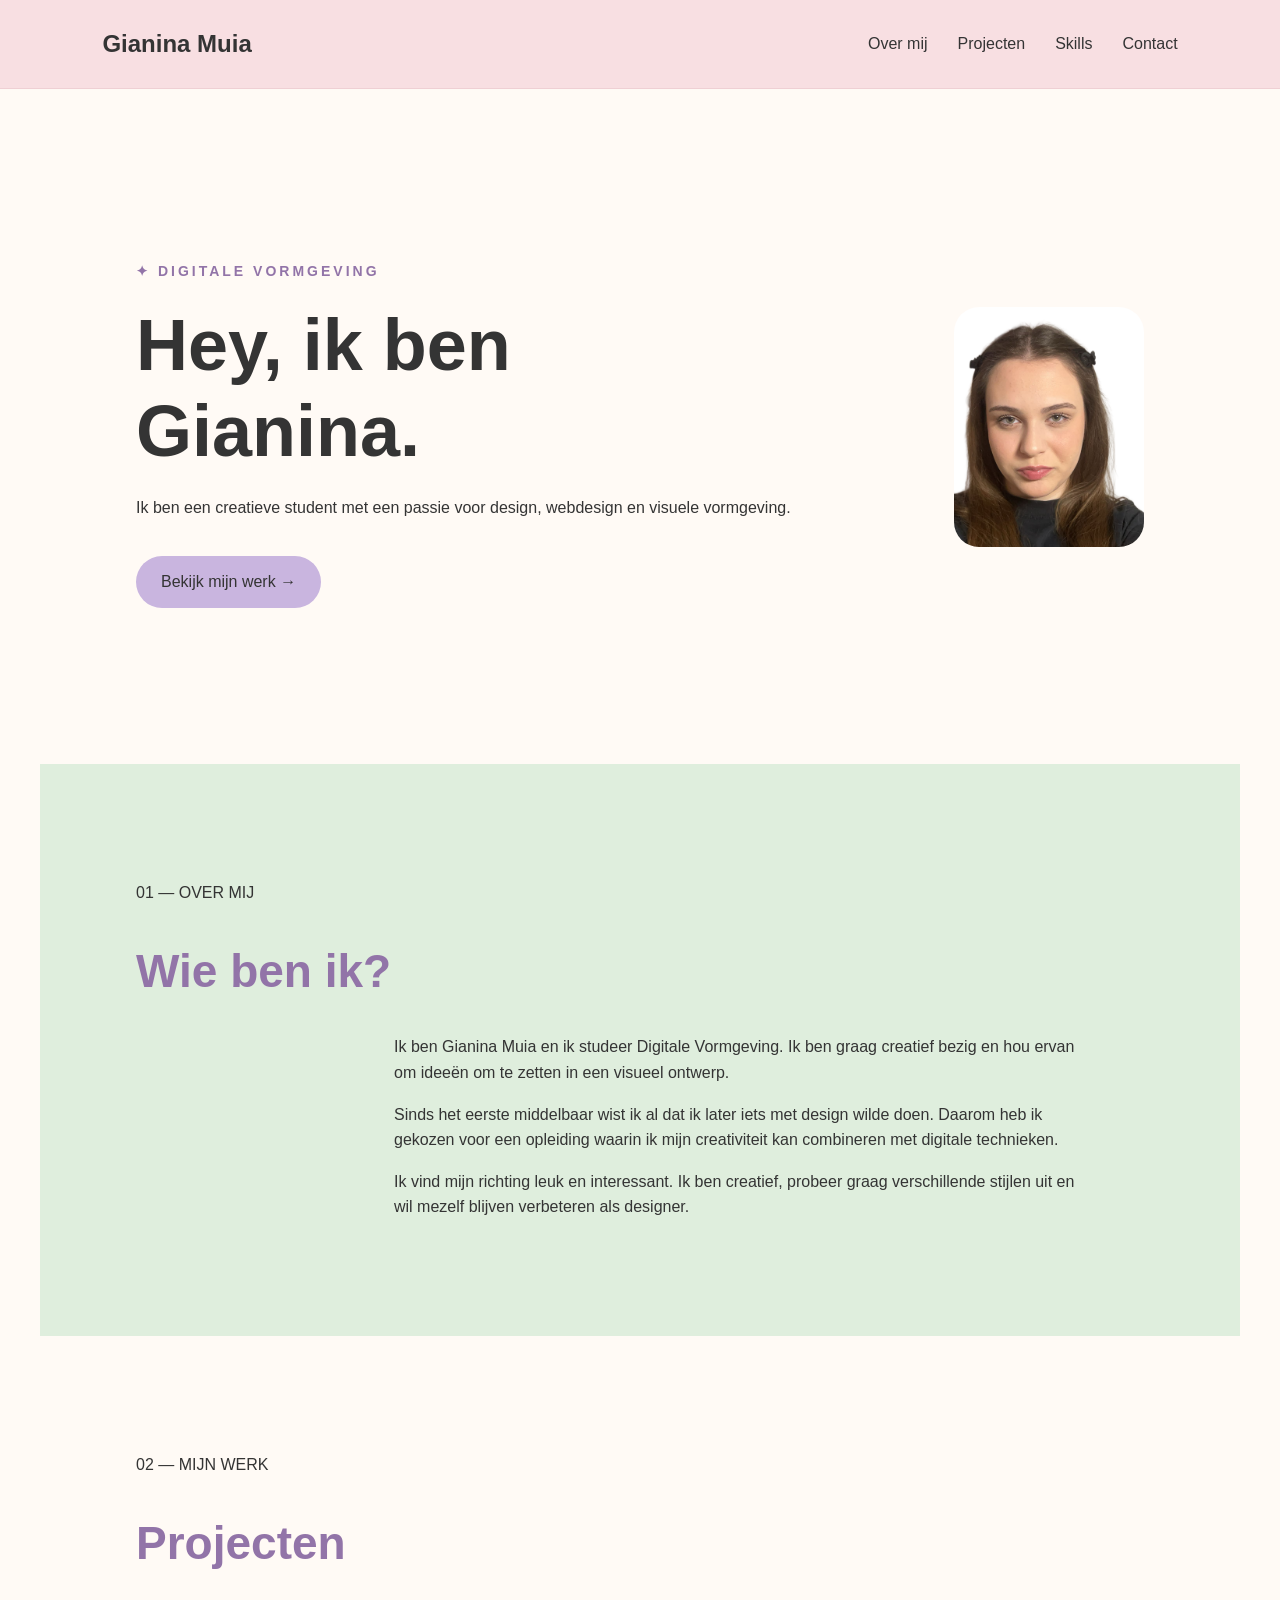
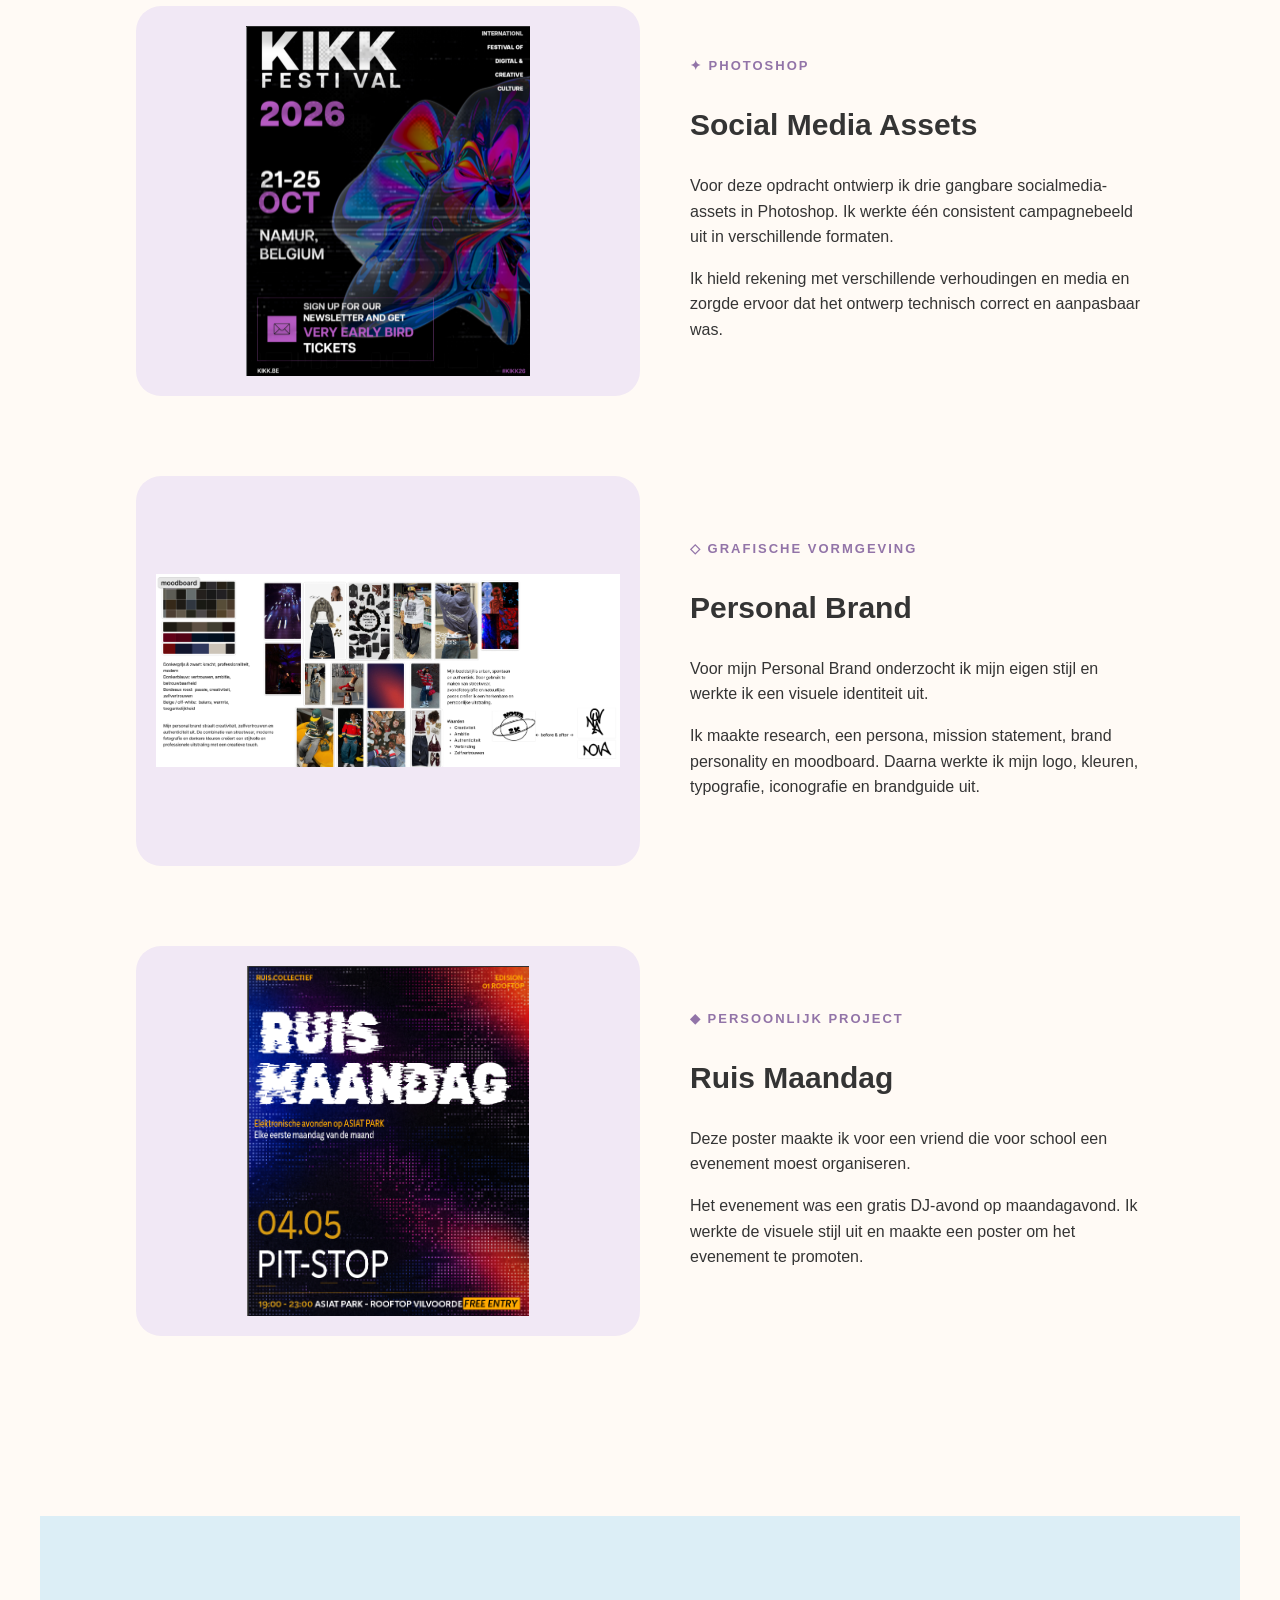
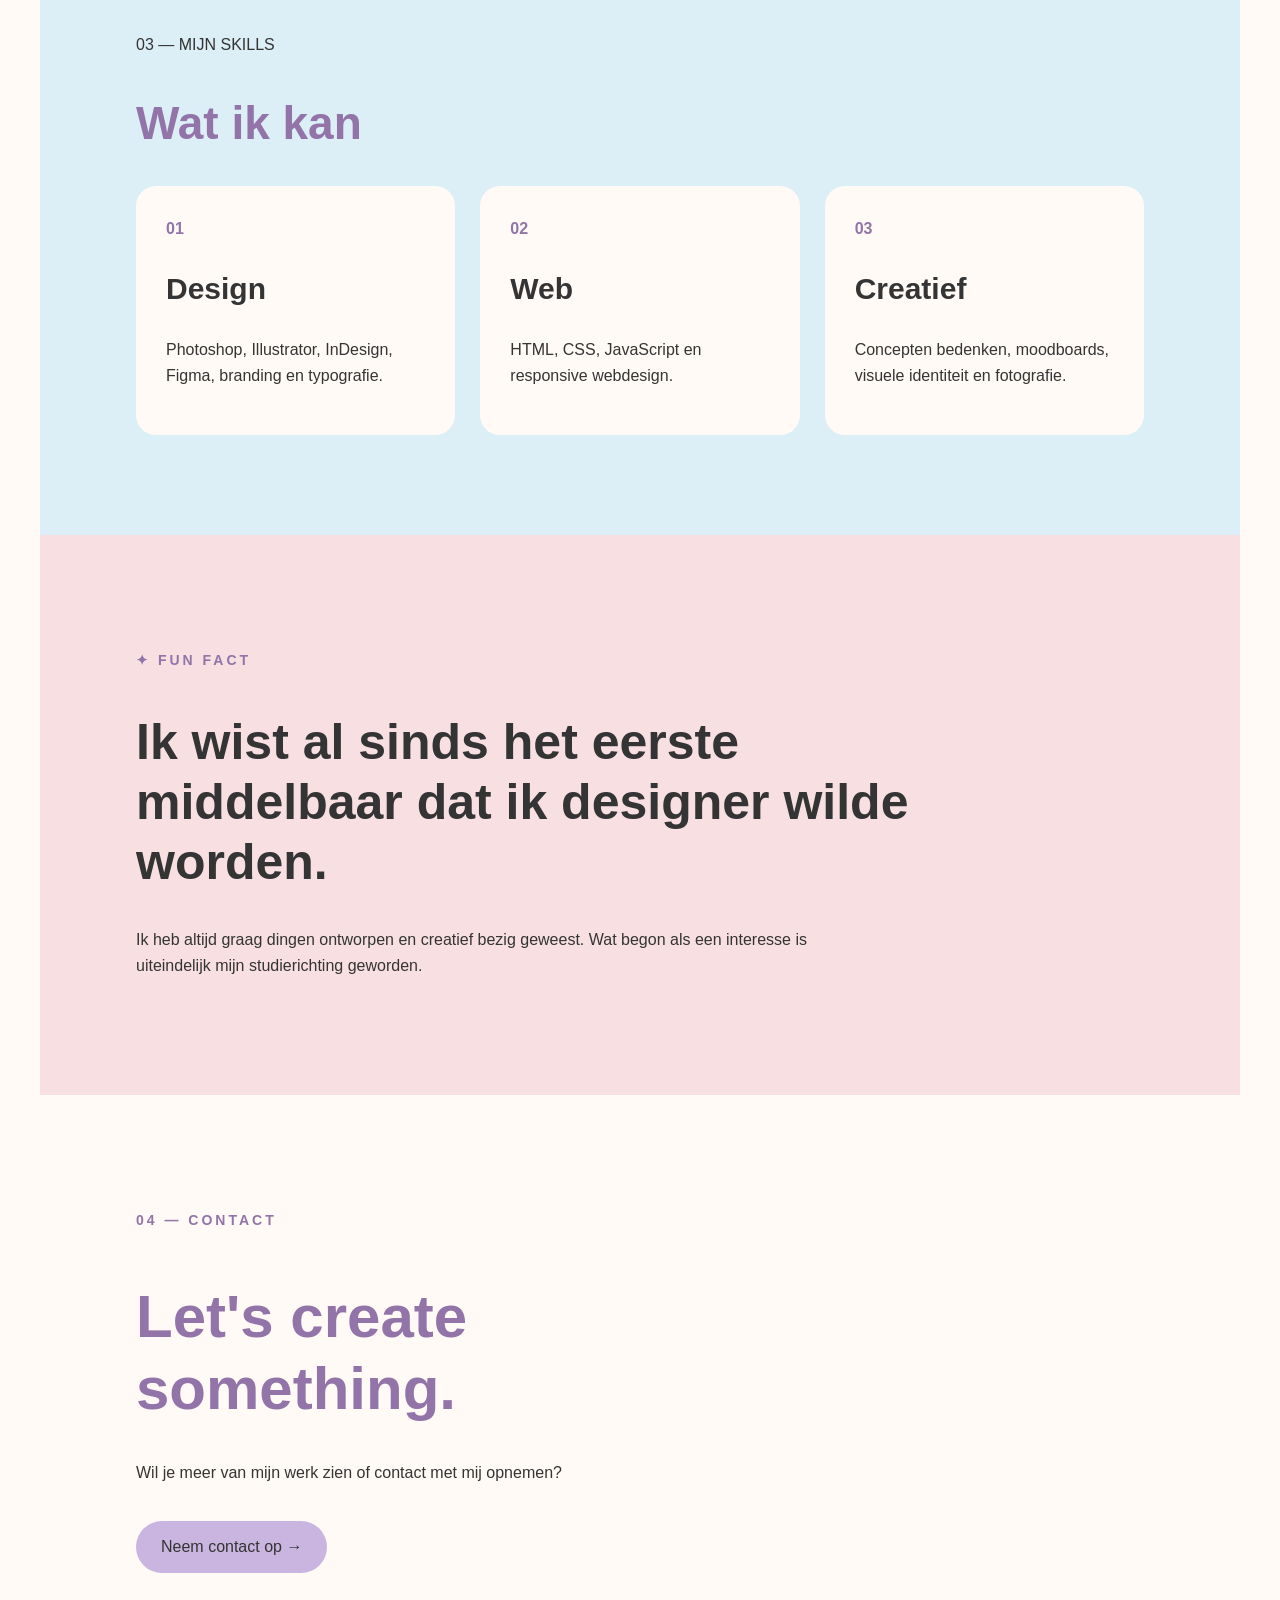
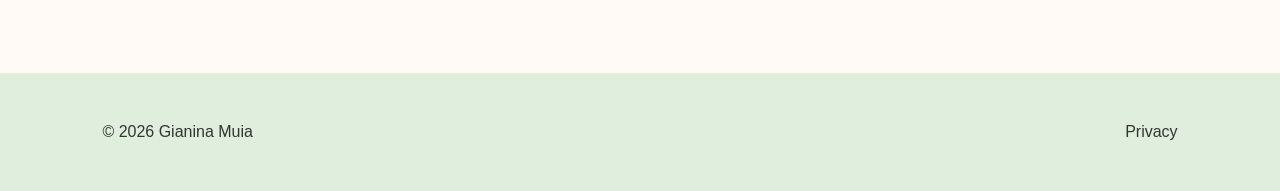
<file: index.html>
<!DOCTYPE html>
<html lang="nl">

<head>
    <meta charset="UTF-8">
    <meta name="viewport" content="width=device-width, initial-scale=1.0">
    <title>Gianina Muia | Portfolio</title>
    <link rel="stylesheet" href="styles.css">
</head>

<body>

<header>
    <nav>
        <a class="logo" href="index.html">Gianina Muia</a>

        <div class="navigatie">
            <a href="#over-mij">Over mij</a>
            <a href="#projecten">Projecten</a>
            <a href="#skills">Skills</a>
            <a href="contact.html">Contact</a>
        </div>
    </nav>
</header>


<main>

    <section id="home">

        <div class="intro">

            <div class="intro-tekst">

                <p class="kleine-titel">✦ DIGITALE VORMGEVING</p>

                <h1>
                    Hey, ik ben<br>
                    Gianina.
                </h1>

                <p>
                    Ik ben een creatieve student met een passie
                    voor design, webdesign en visuele vormgeving.
                </p>

                <a class="knop" href="#projecten">
                    Bekijk mijn werk →
                </a>

            </div>

            <img class="mijn-foto"
                 src="ik.png"
                 alt="Foto van Gianina">

        </div>

    </section>


    <section id="over-mij">

        <div class="sectie-titel">
            <p>01 — OVER MIJ</p>
            <h2>Wie ben ik?</h2>
        </div>

        <div class="over-tekst">

            <p>
                Ik ben Gianina Muia en ik studeer Digitale Vormgeving.
                Ik ben graag creatief bezig en hou ervan om ideeën
                om te zetten in een visueel ontwerp.
            </p>

            <p>
                Sinds het eerste middelbaar wist ik al dat ik later
                iets met design wilde doen. Daarom heb ik gekozen
                voor een opleiding waarin ik mijn creativiteit kan
                combineren met digitale technieken.
            </p>

            <p>
                Ik vind mijn richting leuk en interessant. Ik ben
                creatief, probeer graag verschillende stijlen uit
                en wil mezelf blijven verbeteren als designer.
            </p>

        </div>

    </section>


    <section id="projecten">

        <div class="sectie-titel">
            <p>02 — MIJN WERK</p>
            <h2>Projecten</h2>
        </div>


        <article class="project">

            <div class="project-afbeelding">
                <img src="kik%20festival.png"
                     alt="Social media assets voor KIK Festival">
            </div>

            <div class="project-info">

                <p class="project-type">✦ PHOTOSHOP</p>

                <h3>Social Media Assets</h3>

                <p>
                    Voor deze opdracht ontwierp ik drie gangbare
                    socialmedia-assets in Photoshop. Ik werkte één
                    consistent campagnebeeld uit in verschillende
                    formaten.
                </p>

                <p>
                    Ik hield rekening met verschillende verhoudingen
                    en media en zorgde ervoor dat het ontwerp technisch
                    correct en aanpasbaar was.
                </p>

            </div>

        </article>


        <article class="project">

            <div class="project-afbeelding">
                <img src="persoonlijke%20brand.png"
                     alt="Personal Brand van Gianina">
            </div>

            <div class="project-info">

                <p class="project-type">◇ GRAFISCHE VORMGEVING</p>

                <h3>Personal Brand</h3>

                <p>
                    Voor mijn Personal Brand onderzocht ik mijn eigen
                    stijl en werkte ik een visuele identiteit uit.
                </p>

                <p>
                    Ik maakte research, een persona, mission statement,
                    brand personality en moodboard. Daarna werkte ik
                    mijn logo, kleuren, typografie, iconografie en
                    brandguide uit.
                </p>

            </div>

        </article>


        <article class="project">

            <div class="project-afbeelding">
                <img src="ruis%20maandag.png"
                     alt="Poster voor Ruis Maandag">
            </div>

            <div class="project-info">

                <p class="project-type">◆ PERSOONLIJK PROJECT</p>

                <h3>Ruis Maandag</h3>

                <p>
                    Deze poster maakte ik voor een vriend die voor
                    school een evenement moest organiseren.
                </p>

                <p>
                    Het evenement was een gratis DJ-avond op
                    maandagavond. Ik werkte de visuele stijl uit
                    en maakte een poster om het evenement te promoten.
                </p>

            </div>

        </article>

    </section>


    <section id="skills">

        <div class="sectie-titel">
            <p>03 — MIJN SKILLS</p>
            <h2>Wat ik kan</h2>
        </div>

        <div class="skills-container">

            <div class="skill">
                <span>01</span>
                <h3>Design</h3>
                <p>
                    Photoshop, Illustrator, InDesign,
                    Figma, branding en typografie.
                </p>
            </div>

            <div class="skill">
                <span>02</span>
                <h3>Web</h3>
                <p>
                    HTML, CSS, JavaScript en responsive
                    webdesign.
                </p>
            </div>

            <div class="skill">
                <span>03</span>
                <h3>Creatief</h3>
                <p>
                    Concepten bedenken, moodboards,
                    visuele identiteit en fotografie.
                </p>
            </div>

        </div>

    </section>


    <section id="special">

        <div class="special-content">

            <p class="kleine-titel">✦ FUN FACT</p>

            <h2>
                Ik wist al sinds het eerste middelbaar
                dat ik designer wilde worden.
            </h2>

            <p>
                Ik heb altijd graag dingen ontworpen en creatief
                bezig geweest. Wat begon als een interesse is
                uiteindelijk mijn studierichting geworden.
            </p>

        </div>

    </section>


    <section id="contact">

        <div class="contact-content">

            <p class="kleine-titel">04 — CONTACT</p>

            <h2>Let's create<br>something.</h2>

            <p>
                Wil je meer van mijn werk zien of contact
                met mij opnemen?
            </p>

            <a class="knop" href="contact.html">
                Neem contact op →
            </a>

        </div>

    </section>

</main>


<footer>
    <p>© 2026 Gianina Muia</p>
    <a href="privacy.txt">Privacy</a>
</footer>

<script src="script.js"></script>

</body>
</html>
</file>
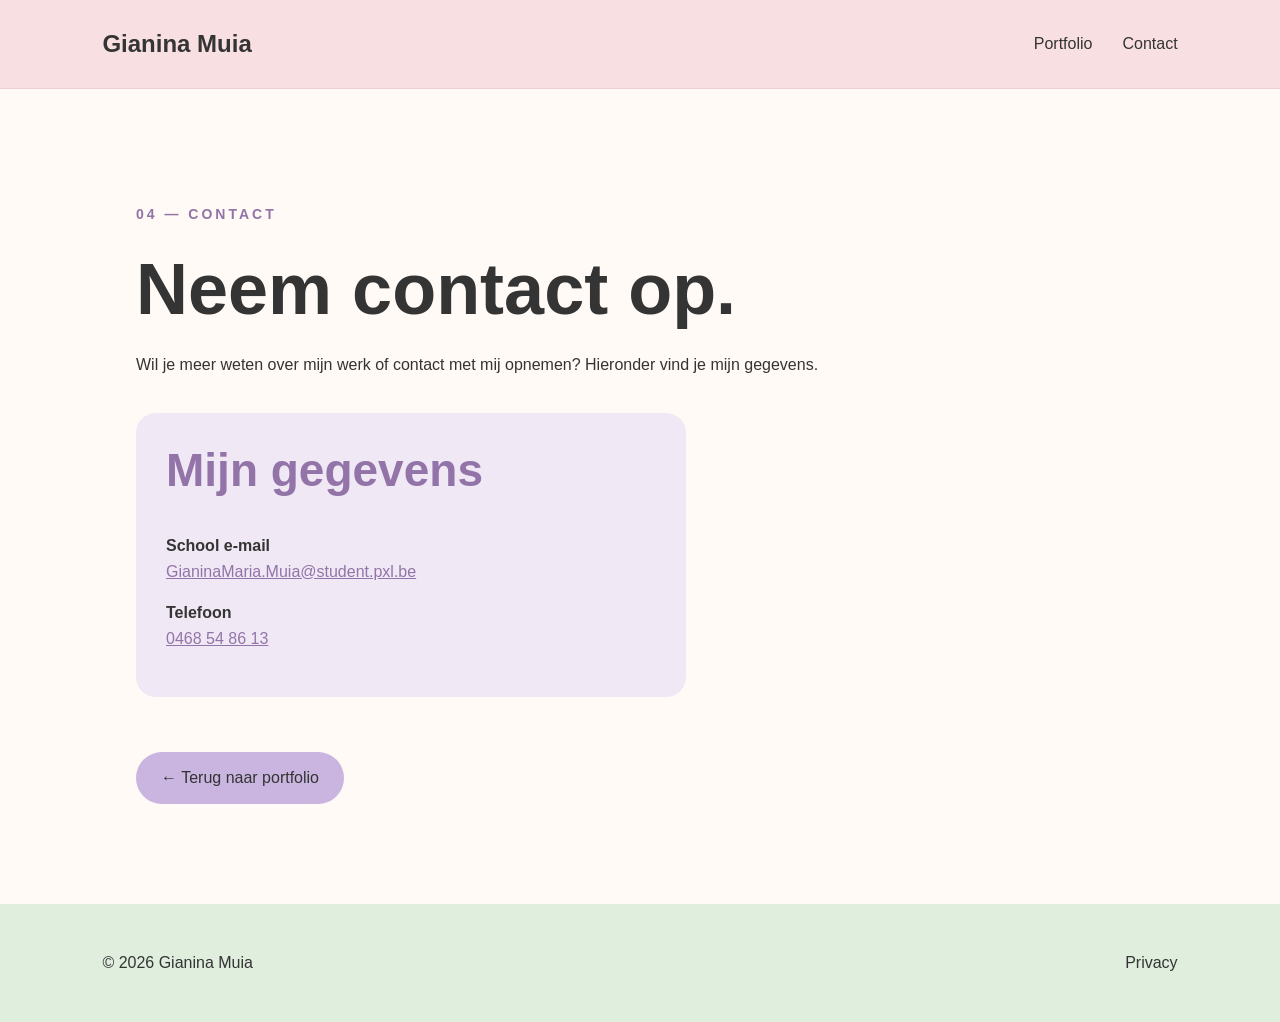
<file: contact.html>
<!DOCTYPE html>
<html lang="nl">

<head>
    <meta charset="UTF-8">
    <meta name="viewport" content="width=device-width, initial-scale=1.0">
    <title>Contact | Gianina Muia</title>
    <link rel="stylesheet" href="styles.css">
</head>

<body>

<header>
    <nav>
        <a class="logo" href="index.html">Gianina Muia</a>

        <div class="navigatie">
            <a href="index.html">Portfolio</a>
            <a href="contact.html">Contact</a>
        </div>
    </nav>
</header>


<main>

    <section id="contact-pagina">

        <p class="kleine-titel">04 — CONTACT</p>

        <h1>Neem contact op.</h1>

        <p>
            Wil je meer weten over mijn werk of contact met mij
            opnemen? Hieronder vind je mijn gegevens.
        </p>


        <div class="contact-gegevens">

            <h2>Mijn gegevens</h2>

            <p>
                <strong>School e-mail</strong><br>
                <a href="mailto:GianinaMaria.Muia@student.pxl.be">
                    GianinaMaria.Muia@student.pxl.be
                </a>
            </p>

            <p>
                <strong>Telefoon</strong><br>
                <a href="tel:0468548613">
                    0468 54 86 13
                </a>
            </p>

        </div>


        <a class="knop" href="index.html">
            ← Terug naar portfolio
        </a>

    </section>

</main>


<footer>
    <p>© 2026 Gianina Muia</p>
    <a href="privacy.txt">Privacy</a>
</footer>

<script src="script.js"></script>

</body>
</html>
</file>
<file: styles.css>
* {
    box-sizing: border-box;
}

html {
    scroll-behavior: smooth;
}

body {
    margin: 0;
    background-color: #fffaf5;
    color: #343434;
    font-family: Arial, sans-serif;
    line-height: 1.6;
}

header {
    padding: 25px 8%;
    background-color: #f8dfe2;
    border-bottom: 1px solid #efd0d4;
}

nav {
    display: flex;
    justify-content: space-between;
    align-items: center;
}

.logo {
    color: #343434;
    font-size: 24px;
    font-weight: bold;
    text-decoration: none;
}

.navigatie {
    display: flex;
    gap: 30px;
}

.navigatie a {
    color: #343434;
    text-decoration: none;
}

.navigatie a:hover {
    color: #9274a8;
}

main {
    max-width: 1200px;
    margin: auto;
}

section {
    padding: 100px 8%;
}

h1,
h2,
h3 {
    line-height: 1.2;
}

h1 {
    margin: 20px 0;
    font-size: 72px;
}

h2 {
    margin-bottom: 35px;
    color: #9274a8;
    font-size: 46px;
}

h3 {
    font-size: 30px;
}

p {
    max-width: 700px;
}

a {
    color: #9274a8;
}

.kleine-titel {
    color: #9274a8;
    font-size: 14px;
    font-weight: bold;
    letter-spacing: 3px;
}


/* HOME */

#home {
    min-height: 75vh;
    display: flex;
    align-items: center;
}

.intro {
    width: 100%;
    display: flex;
    align-items: center;
    justify-content: space-between;
    gap: 60px;
}

.intro-tekst {
    max-width: 700px;
}

.mijn-foto {
    width: 190px;
    height: 240px;
    object-fit: cover;
    border-radius: 25px;
    flex-shrink: 0;
}

.knop {
    display: inline-block;
    margin-top: 20px;
    padding: 13px 25px;
    background-color: #c9b5df;
    color: #343434;
    text-decoration: none;
    border-radius: 30px;
}

.knop:hover {
    background-color: #b8d8e8;
}


/* OVER MIJ */

#over-mij {
    background-color: #dfeedd;
}

.over-tekst {
    max-width: 750px;
    margin-left: auto;
}


/* PROJECTEN */

#projecten {
    background-color: #fffaf5;
}

.project {
    display: flex;
    align-items: center;
    gap: 50px;
    margin-bottom: 80px;
}

.project-afbeelding {
    width: 50%;
    padding: 20px;
    background-color: #f1e8f5;
    border-radius: 25px;
}

.project-afbeelding img {
    display: block;
    width: 100%;
    height: 350px;
    object-fit: contain;
    border-radius: 15px;
}

.project-info {
    flex: 1;
}

.project-type {
    color: #9274a8;
    font-size: 13px;
    font-weight: bold;
    letter-spacing: 2px;
}


/* SKILLS */

#skills {
    background-color: #dceef6;
}

.skills-container {
    display: grid;
    grid-template-columns: repeat(3, 1fr);
    gap: 25px;
}

.skill {
    padding: 30px;
    background-color: #fffaf5;
    border-radius: 20px;
}

.skill span {
    color: #9274a8;
    font-weight: bold;
}


/* SPECIALE SECTIE */

#special {
    background-color: #f8dfe2;
}

.special-content {
    max-width: 850px;
}

.special-content h2 {
    color: #343434;
    font-size: 50px;
}


/* CONTACT */

#contact {
    background-color: #fffaf5;
}

.contact-content {
    max-width: 700px;
}

.contact-content h2 {
    font-size: 60px;
}

#contact-pagina {
    min-height: 75vh;
}

.contact-gegevens {
    max-width: 550px;
    margin: 35px 0;
    padding: 30px;
    background-color: #f1e8f5;
    border-radius: 20px;
}

.contact-gegevens h2 {
    margin-top: 0;
}

.contact-gegevens a {
    color: #9274a8;
}


/* FOOTER */

footer {
    display: flex;
    justify-content: space-between;
    align-items: center;
    padding: 30px 8%;
    background-color: #dfeedd;
}

footer a {
    color: #343434;
    text-decoration: none;
}


/* TABLET */

@media (max-width: 800px) {

    header {
        padding: 20px;
    }

    nav {
        flex-direction: column;
        align-items: flex-start;
        gap: 20px;
    }

    .navigatie {
        flex-wrap: wrap;
        gap: 15px;
    }

    section {
        padding: 70px 20px;
    }

    h1 {
        font-size: 50px;
    }

    h2 {
        font-size: 36px;
    }

    .intro {
        gap: 35px;
    }

    .mijn-foto {
        width: 160px;
        height: 210px;
    }

    .project {
        flex-direction: column;
        align-items: stretch;
        gap: 30px;
    }

    .project-afbeelding {
        width: 100%;
    }

    .project-afbeelding img {
        height: 300px;
    }

    .skills-container {
        grid-template-columns: 1fr;
    }
}


/* SMARTPHONE */

@media (max-width: 500px) {

    h1 {
        font-size: 42px;
    }

    h2 {
        font-size: 32px;
    }

    .intro {
        flex-direction: column;
        align-items: flex-start;
    }

    .mijn-foto {
        width: 145px;
        height: 185px;
    }

    .project-afbeelding {
        padding: 12px;
    }

    .project-afbeelding img {
        height: 230px;
    }

    .special-content h2 {
        font-size: 34px;
    }

    .contact-content h2 {
        font-size: 42px;
    }

    footer {
        flex-direction: column;
        align-items: flex-start;
        gap: 10px;
    }
}
</file>
